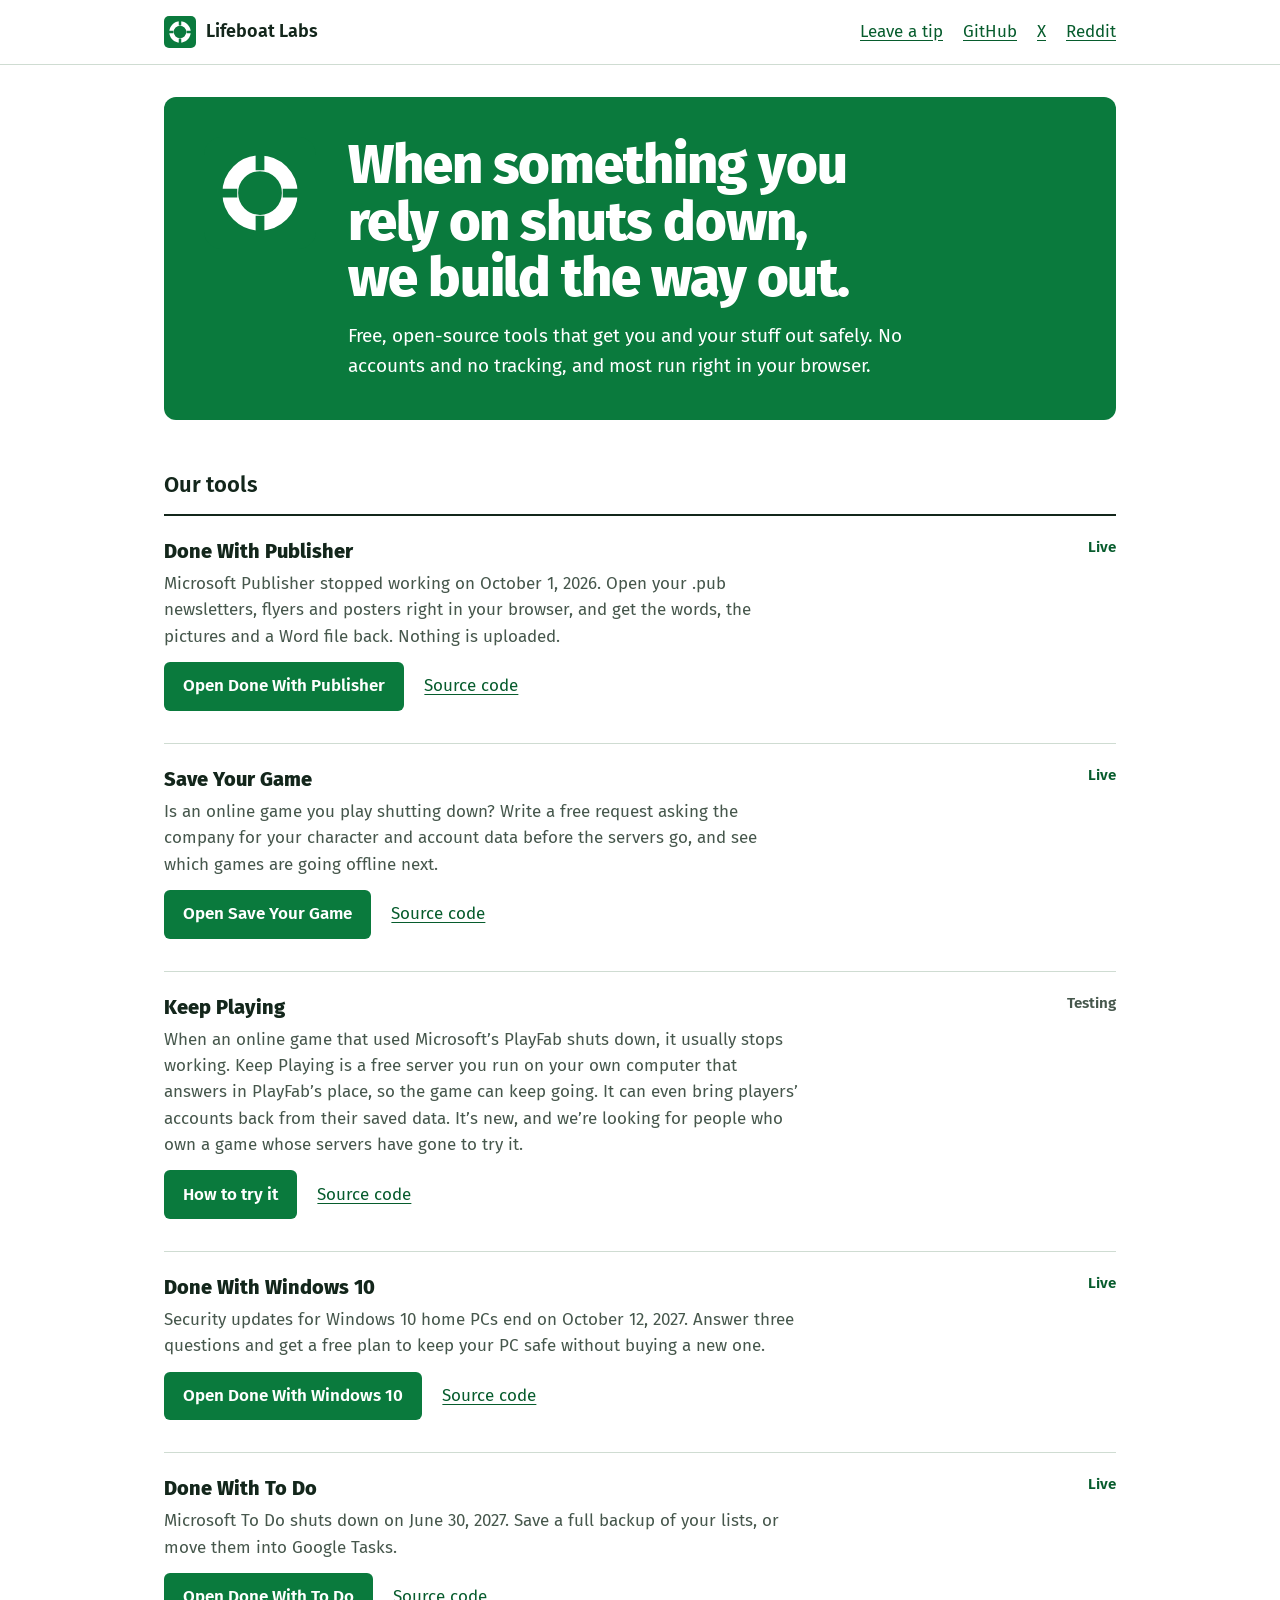
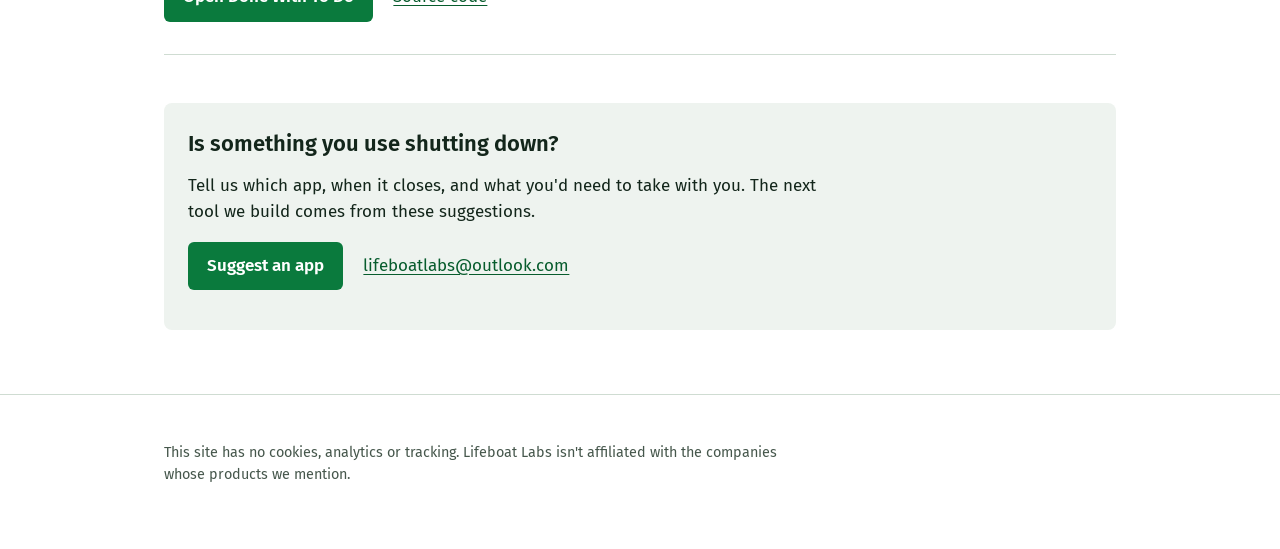
<file: index.html>
<!DOCTYPE html>
<html lang="en">
<head>
  <meta charset="utf-8">
  <meta name="viewport" content="width=device-width, initial-scale=1">
  <meta name="google-site-verification" content="CME2G0pWMknOo0YPonbtoY0QLdp2v57M7CXjoQC16nU" />
  <meta http-equiv="Content-Security-Policy" content="default-src 'none'; style-src 'self'; font-src 'self'; img-src 'self' data:; base-uri 'none'; form-action 'none'">
  <title>Lifeboat Labs: free tools for when something you rely on shuts down</title>
  <meta name="description" content="Free, open-source tools that get you and your stuff out safely when an app or a computer you rely on shuts down. No accounts and no tracking; most run right in your browser.">
  <link rel="canonical" href="https://lifeboatlabs.github.io/">
  <link rel="icon" href="favicon.svg" type="image/svg+xml">
  <link rel="stylesheet" href="style.css?v=6">
</head>
<body>
  <header>
    <div class="wrap bar">
      <a class="brand" href="./"><img src="favicon.svg" alt=""> Lifeboat Labs</a>
      <nav class="nav"><a href="tip/">Leave a tip</a> <a href="https://github.com/LifeboatLabs">GitHub</a> <a href="https://x.com/Lifeboat_labs" aria-label="Lifeboat Labs on X">X</a> <a href="https://www.reddit.com/user/Natural_Ad5072/" aria-label="Lifeboat Labs on Reddit">Reddit</a></nav>
    </div>
  </header>

  <main class="wrap">
    <section class="sign">
      <img src="favicon.svg" alt="">
      <div>
        <h1>When something you rely on shuts down, we build the way out.</h1>
        <p>Free, open-source tools that get you and your stuff out safely. No accounts and no tracking, and most run right in your browser.</p>
      </div>
    </section>

    <h2>Our tools</h2>
    <ul class="boats">
      <li class="boat">
        <div>
          <h3>Done With Publisher</h3>
          <p>Microsoft Publisher stopped working on October 1, 2026. Open your .pub newsletters, flyers and posters right in your browser, and get the words, the pictures and a Word file back. Nothing is uploaded.</p>
          <p class="links"><a class="btn" href="/done-with-publisher/">Open Done With Publisher</a> <a href="https://github.com/LifeboatLabs/done-with-publisher">Source code</a></p>
        </div>
        <span class="state">Live</span>
      </li>
      <li class="boat">
        <div>
          <h3>Save Your Game</h3>
          <p>Is an online game you play shutting down? Write a free request asking the company for your character and account data before the servers go, and see which games are going offline next.</p>
          <p class="links"><a class="btn" href="/save-your-game/">Open Save Your Game</a> <a href="https://github.com/LifeboatLabs/save-your-game">Source code</a></p>
        </div>
        <span class="state">Live</span>
      </li>
      <li class="boat">
        <div>
          <h3>Keep Playing</h3>
          <p>When an online game that used Microsoft&rsquo;s PlayFab shuts down, it usually stops working. Keep Playing is a free server you run on your own computer that answers in PlayFab&rsquo;s place, so the game can keep going. It can even bring players&rsquo; accounts back from their saved data. It&rsquo;s new, and we&rsquo;re looking for people who own a game whose servers have gone to try it.</p>
          <p class="links"><a class="btn" href="https://github.com/LifeboatLabs/keep-playing#try-it">How to try it</a> <a href="https://github.com/LifeboatLabs/keep-playing">Source code</a></p>
        </div>
        <span class="state testing">Testing</span>
      </li>
      <li class="boat">
        <div>
          <h3>Done With Windows 10</h3>
          <p>Security updates for Windows 10 home PCs end on October 12, 2027. Answer three questions and get a free plan to keep your PC safe without buying a new one.</p>
          <p class="links"><a class="btn" href="/done-with-windows-10/">Open Done With Windows 10</a> <a href="https://github.com/LifeboatLabs/done-with-windows-10">Source code</a></p>
        </div>
        <span class="state">Live</span>
      </li>
      <li class="boat">
        <div>
          <h3>Done With To Do</h3>
          <p>Microsoft To Do shuts down on June 30, 2027. Save a full backup of your lists, or move them into Google Tasks.</p>
          <p class="links"><a class="btn" href="/done-with-todo/">Open Done With To Do</a> <a href="https://github.com/LifeboatLabs/done-with-todo">Source code</a></p>
        </div>
        <span class="state">Live</span>
      </li>
    </ul>

    <section class="ask">
      <h2>Is something you use shutting down?</h2>
      <p>Tell us which app, when it closes, and what you'd need to take with you. The next tool we build comes from these suggestions.</p>
      <p class="links"><a class="btn" href="https://github.com/LifeboatLabs/lifeboatlabs.github.io/issues/new?title=Shutting%20down%3A%20&amp;body=Which%20app%3F%0AWhen%20does%20it%20close%3F%0AWhat%20do%20you%20need%20to%20take%20with%20you%3F">Suggest an app</a> <a href="mailto:lifeboatlabs@outlook.com">lifeboatlabs@outlook.com</a></p>
    </section>
  </main>

  <footer>
    <div class="wrap">
      <p>This site has no cookies, analytics or tracking. Lifeboat Labs isn't affiliated with the companies whose products we mention.</p>
    </div>
  </footer>
</body>
</html>
</file>
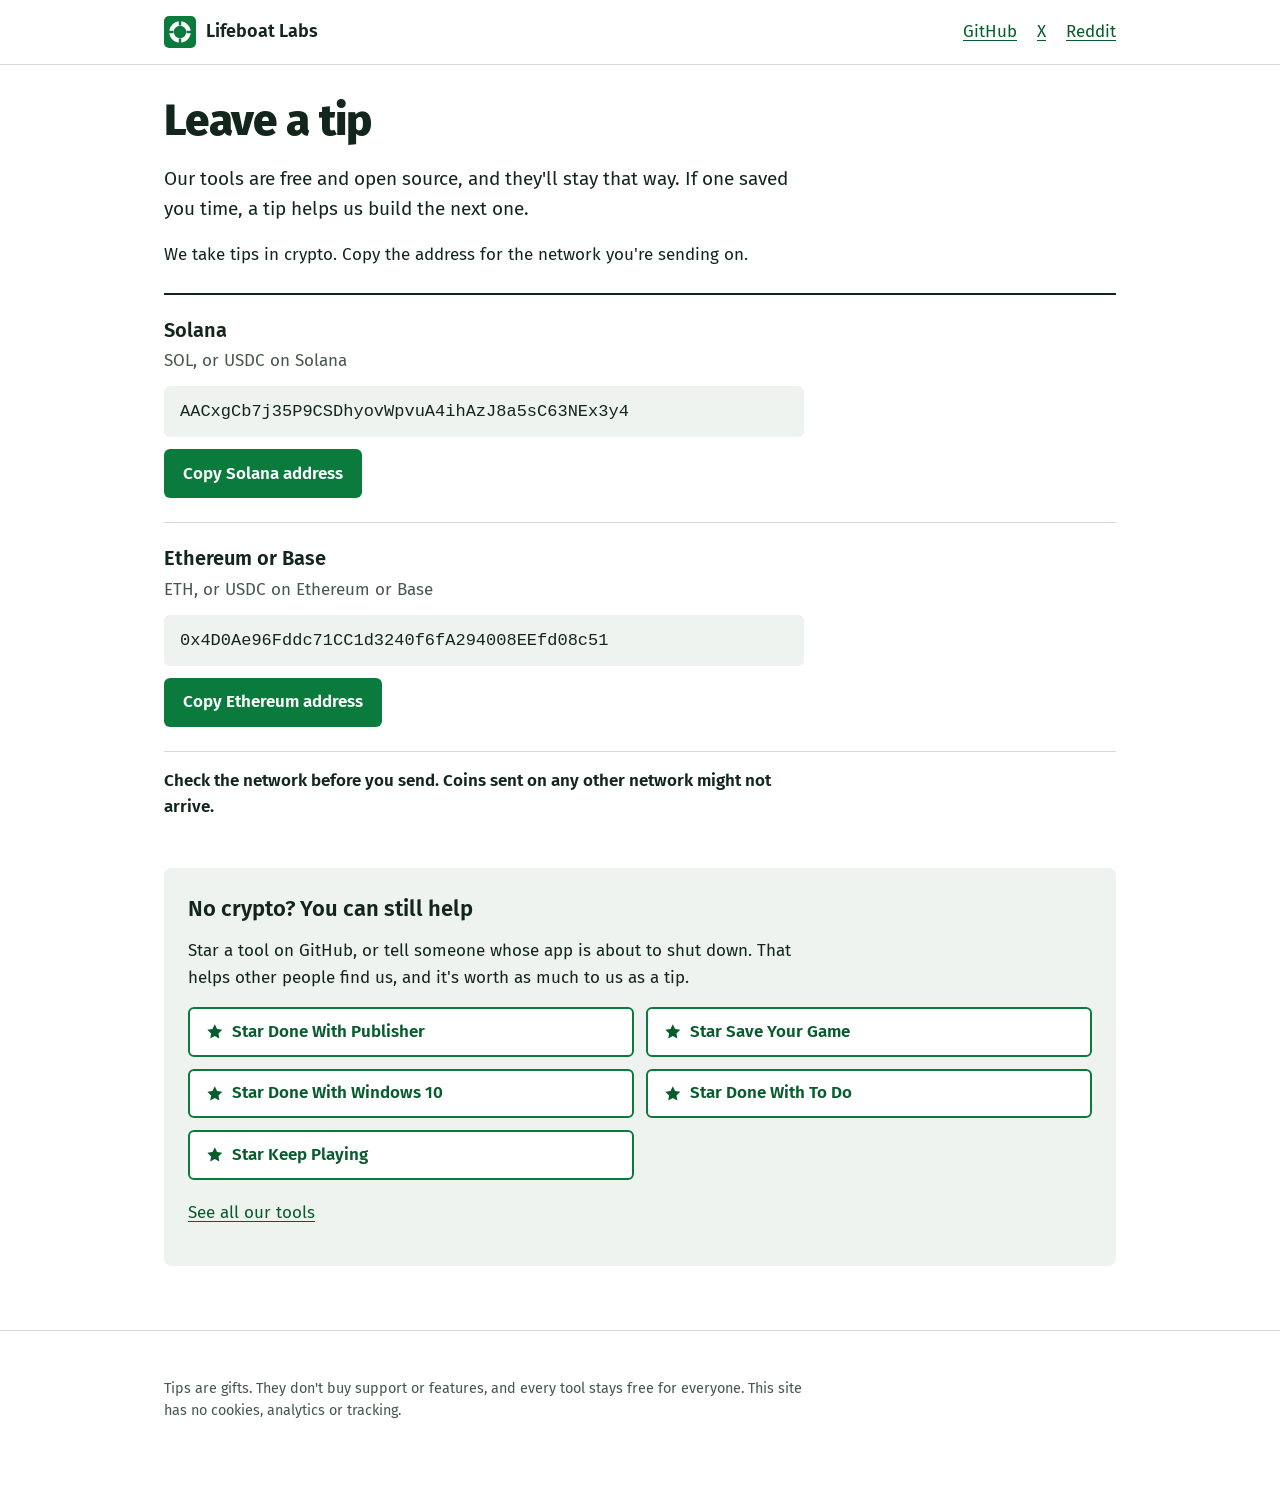
<file: tip/index.html>
<!DOCTYPE html>
<html lang="en">
<head>
  <meta charset="utf-8">
  <meta name="viewport" content="width=device-width, initial-scale=1">
  <meta http-equiv="Content-Security-Policy" content="default-src 'none'; script-src 'self'; style-src 'self'; font-src 'self'; img-src 'self' data:; base-uri 'none'; form-action 'none'">
  <title>Leave a tip: Lifeboat Labs</title>
  <meta name="description" content="Lifeboat Labs tools are free and open source. If one saved you time, you can leave a tip in SOL, ETH or USDC.">
  <link rel="canonical" href="https://lifeboatlabs.github.io/tip/">
  <link rel="icon" href="../favicon.svg" type="image/svg+xml">
  <link rel="stylesheet" href="../style.css?v=6">
  <script src="tip.js?v=1" defer></script>
</head>
<body>
  <header>
    <div class="wrap bar">
      <a class="brand" href="../"><img src="../favicon.svg" alt=""> Lifeboat Labs</a>
      <nav class="nav"><a href="https://github.com/LifeboatLabs">GitHub</a> <a href="https://x.com/Lifeboat_labs" aria-label="Lifeboat Labs on X">X</a> <a href="https://www.reddit.com/user/Natural_Ad5072/" aria-label="Lifeboat Labs on Reddit">Reddit</a></nav>
    </div>
  </header>

  <main class="wrap">
    <h1 class="page-title">Leave a tip</h1>
    <p class="lead">Our tools are free and open source, and they'll stay that way. If one saved you time, a tip helps us build the next one.</p>
    <p>We take tips in crypto. Copy the address for the network you're sending on.</p>

    <ul class="wallets">
      <li class="wallet">
        <h2>Solana</h2>
        <p class="takes">SOL, or USDC on Solana</p>
        <code class="address" id="addr-sol">AACxgCb7j35P9CSDhyovWpvuA4ihAzJ8a5sC63NEx3y4</code>
        <button type="button" class="btn copy" data-copy="addr-sol" hidden>Copy Solana address</button>
      </li>
      <li class="wallet">
        <h2>Ethereum or Base</h2>
        <p class="takes">ETH, or USDC on Ethereum or Base</p>
        <code class="address" id="addr-eth">0x4D0Ae96Fddc71CC1d3240f6fA294008EEfd08c51</code>
        <button type="button" class="btn copy" data-copy="addr-eth" hidden>Copy Ethereum address</button>
      </li>
    </ul>
    <p class="warn">Check the network before you send. Coins sent on any other network might not arrive.</p>
    <p id="copy-status" class="visually-hidden" aria-live="polite"></p>

    <section class="ask">
      <h2>No crypto? You can still help</h2>
      <p>Star a tool on GitHub, or tell someone whose app is about to shut down. That helps other people find us, and it's worth as much to us as a tip.</p>
      <ul class="stars">
        <li><a class="btn-line" href="https://github.com/LifeboatLabs/done-with-publisher"><svg class="star" viewBox="0 0 20 20" aria-hidden="true" focusable="false"><path d="M10 1.5l2.6 5.3 5.9.9-4.3 4.1 1 5.8L10 14.9l-5.2 2.7 1-5.8L1.5 7.7l5.9-.9z" fill="currentColor"/></svg>Star Done With Publisher</a></li>
        <li><a class="btn-line" href="https://github.com/LifeboatLabs/save-your-game"><svg class="star" viewBox="0 0 20 20" aria-hidden="true" focusable="false"><path d="M10 1.5l2.6 5.3 5.9.9-4.3 4.1 1 5.8L10 14.9l-5.2 2.7 1-5.8L1.5 7.7l5.9-.9z" fill="currentColor"/></svg>Star Save Your Game</a></li>
        <li><a class="btn-line" href="https://github.com/LifeboatLabs/done-with-windows-10"><svg class="star" viewBox="0 0 20 20" aria-hidden="true" focusable="false"><path d="M10 1.5l2.6 5.3 5.9.9-4.3 4.1 1 5.8L10 14.9l-5.2 2.7 1-5.8L1.5 7.7l5.9-.9z" fill="currentColor"/></svg>Star Done With Windows 10</a></li>
        <li><a class="btn-line" href="https://github.com/LifeboatLabs/done-with-todo"><svg class="star" viewBox="0 0 20 20" aria-hidden="true" focusable="false"><path d="M10 1.5l2.6 5.3 5.9.9-4.3 4.1 1 5.8L10 14.9l-5.2 2.7 1-5.8L1.5 7.7l5.9-.9z" fill="currentColor"/></svg>Star Done With To Do</a></li>
        <li><a class="btn-line" href="https://github.com/LifeboatLabs/keep-playing"><svg class="star" viewBox="0 0 20 20" aria-hidden="true" focusable="false"><path d="M10 1.5l2.6 5.3 5.9.9-4.3 4.1 1 5.8L10 14.9l-5.2 2.7 1-5.8L1.5 7.7l5.9-.9z" fill="currentColor"/></svg>Star Keep Playing</a></li>
      </ul>
      <p class="links"><a href="../">See all our tools</a></p>
    </section>
  </main>

  <footer>
    <div class="wrap">
      <p>Tips are gifts. They don't buy support or features, and every tool stays free for everyone. This site has no cookies, analytics or tracking.</p>
    </div>
  </footer>
</body>
</html>
</file>
<file: style.css>
/* Lifeboat Labs: the same public-sign look as our tools. Green means the way out. */
@font-face { font-family: "Fira Sans"; src: url("fira-sans-400.woff") format("woff"); font-weight: 400; font-display: swap; }
@font-face { font-family: "Fira Sans"; src: url("fira-sans-600.woff") format("woff"); font-weight: 600; font-display: swap; }
@font-face { font-family: "Fira Sans"; src: url("fira-sans-800.woff") format("woff"); font-weight: 800; font-display: swap; }

:root { --green: #0a7a3d; --green-deep: #075c2d; --ink: #13261b; --ink-soft: #46574c; --line: #cfdcd2; --mist: #eef3ef; }
*, *::before, *::after { box-sizing: border-box; }
body { margin: 0; color: var(--ink); background: #fff; font: 1.0625rem/1.55 "Fira Sans", "Segoe UI", -apple-system, BlinkMacSystemFont, Roboto, Arial, sans-serif; }
a { color: var(--green-deep); text-underline-offset: 0.15em; }
:focus-visible { outline: 3px solid var(--ink); outline-offset: 2px; }
.wrap { max-width: 62rem; margin: 0 auto; padding: 0 1.25rem; }
p, li { max-width: 40rem; }

header { border-bottom: 1px solid var(--line); margin-bottom: 2rem; }
.bar { display: flex; flex-wrap: wrap; align-items: center; justify-content: space-between; min-height: 4rem; gap: 0.4rem 1rem; padding-top: 0.6rem; padding-bottom: 0.6rem; }
.brand { display: inline-flex; align-items: center; gap: 0.6rem; font-weight: 600; font-size: 1.125rem; color: var(--ink); text-decoration: none; white-space: nowrap; }
.brand img { width: 2rem; height: 2rem; }

.sign { background: var(--green); color: #fff; border-radius: 12px; padding: 2.5rem; display: grid; grid-template-columns: 7rem 1fr; gap: 2rem; align-items: start; }
.sign img { width: 7rem; height: 7rem; }
.sign h1 { text-wrap: balance; margin: 0 0 0.9rem; font-size: clamp(2.2rem, 1.5rem + 3vw, 3.4rem); line-height: 1.04; letter-spacing: -0.02em; font-weight: 800; }
.sign p { margin: 0; font-size: 1.1875rem; max-width: 36rem; }

h2 { font-size: 1.375rem; font-weight: 600; margin: 3rem 0 0.75rem; }
.boats { list-style: none; margin: 0; padding: 0; border-top: 2px solid var(--ink); }
.boat { display: grid; grid-template-columns: 1fr auto; gap: 0.5rem 1.5rem; padding: 1.25rem 0; border-bottom: 1px solid var(--line); max-width: none; }
.boat h3 { margin: 0; font-size: 1.25rem; }
.boat p { margin: 0.25rem 0 0.75rem; color: var(--ink-soft); }
.state { font-weight: 600; color: var(--green-deep); font-size: 0.95rem; white-space: nowrap; }
.state.testing { color: var(--ink-soft); }
.links { display: flex; flex-wrap: wrap; gap: 0.75rem 1.25rem; align-items: center; margin: 0; }
.btn { display: inline-block; background: var(--green); color: #fff; font-weight: 600; text-decoration: none; padding: 0.7rem 1.2rem; border-radius: 6px; }
.btn:hover { background: var(--green-deep); color: #fff; }

.ask { background: var(--mist); border-radius: 8px; padding: 1.5rem; margin-top: 3rem; }
.ask h2 { margin-top: 0; }
.ask p { margin: 0 0 1rem; }

.nav { display: flex; gap: 0.4rem 1.25rem; flex-wrap: wrap; }

/* Tip page */
.page-title { font-size: clamp(2rem, 1.5rem + 2vw, 2.75rem); font-weight: 800; letter-spacing: -0.015em; line-height: 1.1; margin: 0 0 0.75rem; }
.lead { font-size: 1.1875rem; }
.wallets { list-style: none; margin: 1.5rem 0 0; padding: 0; border-top: 2px solid var(--ink); }
.wallet { padding: 1.25rem 0 1.5rem; border-bottom: 1px solid var(--line); max-width: none; }
.wallet h2 { margin: 0; font-size: 1.25rem; }
.takes { margin: 0.15rem 0 0.75rem; color: var(--ink-soft); }
/* A fixed-width face keeps 0/O and l/1 apart, so people can check the address by eye. */
.address { display: block; font: 1.0625rem/1.5 ui-monospace, "Cascadia Mono", Consolas, Menlo, monospace; background: var(--mist); border-radius: 6px; padding: 0.8rem 1rem; word-break: break-all; user-select: all; max-width: 40rem; margin-bottom: 0.75rem; }
button.btn { border: 0; font: inherit; font-weight: 600; cursor: pointer; }
/* One star button per tool: white on the mist box, so five of them don't shout. */
.stars { list-style: none; margin: 0 0 1.25rem; padding: 0; display: grid; grid-template-columns: repeat(auto-fill, minmax(18.5rem, 1fr)); gap: 0.75rem; }
.stars li { max-width: none; }
.btn-line { display: flex; align-items: center; gap: 0.55rem; height: 100%; background: #fff; color: var(--green-deep); border: 2px solid var(--green); font-weight: 600; text-decoration: none; padding: 0.6rem 1rem; border-radius: 6px; }
.btn-line:hover { background: var(--green); color: #fff; }
.star { width: 1.1rem; height: 1.1rem; flex: none; }
.warn { font-weight: 600; margin-top: 1rem; }
.visually-hidden { position: absolute; width: 1px; height: 1px; overflow: hidden; clip: rect(0 0 0 0); white-space: nowrap; }

footer { margin-top: 4rem; padding: 2rem 0 3rem; border-top: 1px solid var(--line); color: var(--ink-soft); font-size: 0.9rem; }

@media (max-width: 720px) {
  .sign { grid-template-columns: 1fr; padding: 1.75rem 1.4rem; gap: 1rem; }
  .sign img { width: 4rem; height: 4rem; }
  .boat { grid-template-columns: 1fr; }
}
</file>
